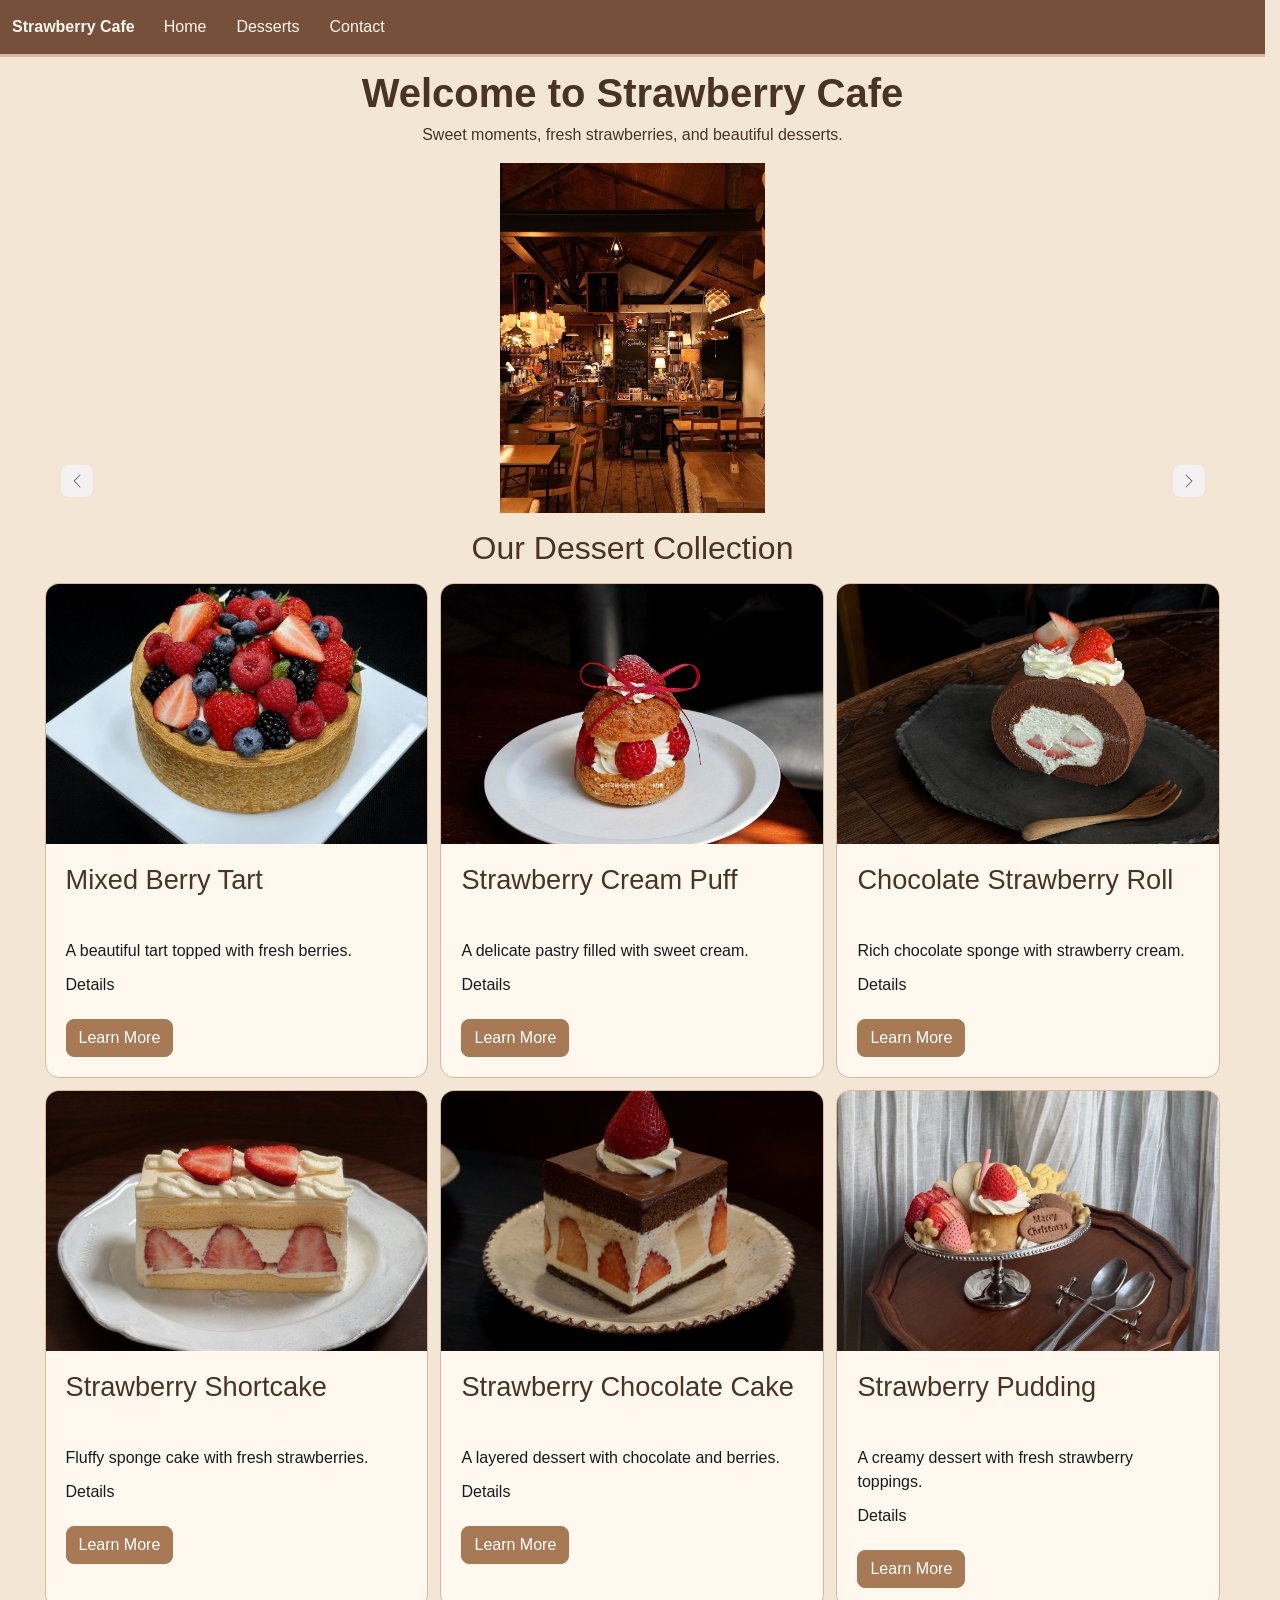
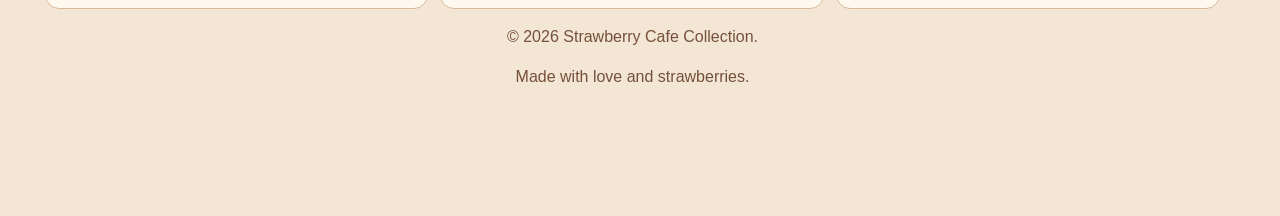
<file: index.html>
<!DOCTYPE html>
<html lang="en">
<head>
    <meta charset="UTF-8">
    <meta name="viewport" content="width=device-width, initial-scale=1.0">
    <title>Strawberry Cafe Collection | Home</title>
    <link rel="stylesheet" href="css/bootstrap.min.css">
    <link rel="stylesheet" href="css/style.css">
    <script type="module" src="js/bootstrap.bundle.min.js"></script>
</head>

<body>

<!-- Navigation -->
<nav class="navbar md:navbar-expand bg-1">
    <div class="container-fluid">
        <a class="navbar-brand fw-bold" href="index.html">
            Strawberry Cafe
        </a>

        <button class="btn-icon navbar-toggler" type="button"
                data-bs-toggle="drawer"
                data-bs-target="#navbarNav"
                aria-controls="navbarNav"
                aria-expanded="false"
                aria-label="Open navigation">
            <span class="navbar-toggler-icon"></span>
        </button>

        <dialog class="drawer drawer-end" id="navbarNav"
                aria-labelledby="navTitle">
            <div class="drawer-header">
                <h2 class="drawer-title" id="navTitle">Menu</h2>
                <button type="button" class="btn-close"
                        data-bs-dismiss="drawer"
                        aria-label="Close menu"></button>
            </div>
            <div class="drawer-body">
                <ul class="navbar-nav">
                    <li class="nav-item">
                        <a class="nav-link active"
                           aria-current="page"
                           href="index.html">Home</a>
                    </li>
                    <li class="nav-item">
                        <a class="nav-link"
                           href="#desserts">Desserts</a>
                    </li>
                    <li class="nav-item">
                        <a class="nav-link"
                           href="contact.html">Contact</a>
                    </li>
                </ul>
            </div>
        </dialog>
    </div>
</nav>

<main class="container mt-4">

    <h1 class="text-center fw-bold">
        Welcome to Strawberry Cafe
    </h1>
    <p class="text-center">
        Sweet moments, fresh strawberries, and beautiful desserts.
    </p>

    <!-- Carousel -->
    <div id="heroCarousel" class="carousel carousel-overlay">
        <div class="carousel-inner rounded-5">

            <div class="carousel-item active">
                <img src="images/banner1.jpg"
                     class="d-block w-100"
                     alt="Warm cafe interior with wooden furniture">
            </div>

            <div class="carousel-item">
                <img src="images/banner2.jpg"
                     class="d-block w-100"
                     alt="Display of strawberry cakes and pastries">
            </div>

            <div class="carousel-item">
                <img src="images/banner3.jpg"
                     class="d-block w-100"
                     alt="Strawberry dessert served with matcha">
            </div>

        </div>

        <div class="carousel-overlay-controls">
            <button class="btn-icon btn-sm btn-subtle theme-secondary"
                    type="button"
                    data-bs-target="#heroCarousel"
                    data-bs-slide="prev"
                    aria-label="Previous slide">
                <span class="carousel-icon-prev"
                      aria-hidden="true"></span>
            </button>

            <button class="btn-icon btn-sm btn-subtle theme-secondary"
                    type="button"
                    data-bs-target="#heroCarousel"
                    data-bs-slide="next"
                    aria-label="Next slide">
                <span class="carousel-icon-next"
                      aria-hidden="true"></span>
            </button>
        </div>
    </div>

    <!-- Dessert Gallery -->
    <section id="desserts" class="mt-5">
        <h2 class="text-center my-5">Our Dessert Collection</h2>

        <div class="row g-4">

            <!-- Card 1 -->
            <div class="col-12 md:col-6 lg:col-4">
                <div class="card h-100">
                    <img src="images/berries cake.jpg"
                         class="w-100"
                         alt="Fruit tart topped with fresh mixed berries">
                    <div class="card-body">
                        <h3 class="card-title">Mixed Berry Tart</h3>
                        <p>A beautiful tart topped with fresh berries.</p>
                        <details class="accordion-item">
                            <summary class="accordion-header">
                                Details
                            </summary>
                            <div class="accordion-body">
                                A golden pastry crust filled with cream
                                and topped with strawberries, blueberries,
                                and raspberries.
                            </div>
                        </details>
                        <button class="btn-solid theme-primary mt-4"
                                type="button"
                                data-bs-toggle="dialog"
                                data-bs-target="#dessertDialog1">
                            Learn More
                        </button>
                    </div>
                </div>
            </div>

            <!-- Card 2 -->
            <div class="col-12 md:col-6 lg:col-4">
                <div class="card h-100">
                    <img src="images/strawberry puff.jpg"
                         class="w-100"
                         alt="Strawberry cream puff on a white plate">
                    <div class="card-body">
                        <h3 class="card-title">Strawberry Cream Puff</h3>
                        <p>A delicate pastry filled with sweet cream.</p>
                        <details class="accordion-item">
                            <summary class="accordion-header">
                                Details
                            </summary>
                            <div class="accordion-body">
                                Light choux pastry filled with cream
                                and decorated with fresh strawberries.
                            </div>
                        </details>
                        <button class="btn-solid theme-primary mt-4"
                                type="button"
                                data-bs-toggle="dialog"
                                data-bs-target="#dessertDialog2">
                            Learn More
                        </button>
                    </div>
                </div>
            </div>

            <!-- Card 3 -->
            <div class="col-12 md:col-6 lg:col-4">
                <div class="card h-100">
                    <img src="images/strawberry chocolate cake roll.jpg"
                         class="w-100"
                         alt="Chocolate cake roll with strawberry cream">
                    <div class="card-body">
                        <h3 class="card-title">Chocolate Strawberry Roll</h3>
                        <p>Rich chocolate sponge with strawberry cream.</p>
                        <details class="accordion-item">
                            <summary class="accordion-header">
                                Details
                            </summary>
                            <div class="accordion-body">
                                Soft chocolate sponge cake rolled
                                around cream and strawberry filling.
                            </div>
                        </details>
                        <button class="btn-solid theme-primary mt-4"
                                type="button"
                                data-bs-toggle="dialog"
                                data-bs-target="#dessertDialog3">
                            Learn More
                        </button>
                    </div>
                </div>
            </div>

            <!-- Card 4 -->
            <div class="col-12 md:col-6 lg:col-4">
                <div class="card h-100">
                    <img src="images/strawberry short cake.jpg"
                         class="w-100"
                         alt="Slice of strawberry shortcake with cream">
                    <div class="card-body">
                        <h3 class="card-title">Strawberry Shortcake</h3>
                        <p>Fluffy sponge cake with fresh strawberries.</p>
                        <details class="accordion-item">
                            <summary class="accordion-header">
                                Details
                            </summary>
                            <div class="accordion-body">
                                Layers of vanilla sponge, whipped cream,
                                and fresh strawberry slices.
                            </div>
                        </details>
                        <button class="btn-solid theme-primary mt-4"
                                type="button"
                                data-bs-toggle="dialog"
                                data-bs-target="#dessertDialog4">
                            Learn More
                        </button>
                    </div>
                </div>
            </div>

            <!-- Card 5 -->
            <div class="col-12 md:col-6 lg:col-4">
                <div class="card h-100">
                    <img src="images/strawberry pudding chocolate cake.jpg"
                         class="w-100"
                         alt="Layered strawberry and chocolate cake">
                    <div class="card-body">
                        <h3 class="card-title">Strawberry Chocolate Cake</h3>
                        <p>A layered dessert with chocolate and berries.</p>
                        <details class="accordion-item">
                            <summary class="accordion-header">
                                Details
                            </summary>
                            <div class="accordion-body">
                                A sweet combination of chocolate,
                                strawberry filling, and soft cake layers.
                            </div>
                        </details>
                        <button class="btn-solid theme-primary mt-4"
                                type="button"
                                data-bs-toggle="dialog"
                                data-bs-target="#dessertDialog5">
                            Learn More
                        </button>
                    </div>
                </div>
            </div>

            <!-- Card 6 -->
            <div class="col-12 md:col-6 lg:col-4">
                <div class="card h-100">
                    <img src="images/strawberry pudding.jpg"
                         class="w-100"
                         alt="Strawberry pudding served on a wooden tray">
                    <div class="card-body">
                        <h3 class="card-title">Strawberry Pudding</h3>
                        <p>A creamy dessert with fresh strawberry toppings.</p>
                        <details class="accordion-item">
                            <summary class="accordion-header">
                                Details
                            </summary>
                            <div class="accordion-body">
                                Smooth pudding decorated with strawberries
                                and served as a light sweet treat.
                            </div>
                        </details>
                        <button class="btn-solid theme-primary mt-4"
                                type="button"
                                data-bs-toggle="dialog"
                                data-bs-target="#dessertDialog6">
                            Learn More
                        </button>
                    </div>
                </div>
            </div>

        </div>
    </section>
</main>

<!-- Six Dessert Dialogs -->

<dialog class="dialog" id="dessertDialog1"
        aria-labelledby="dialogTitle1">
    <div class="dialog-header">
        <h2 id="dialogTitle1">Mixed Berry Tart</h2>
        <button class="btn-close" type="button"
                data-bs-dismiss="dialog"
                aria-label="Close"></button>
    </div>
    <div class="dialog-body">
        Discover our colorful berry tart, a fresh and fruity treat.
    </div>
    <div class="dialog-footer">
        <button class="btn-solid theme-primary"
                data-bs-dismiss="dialog">Close</button>
    </div>
</dialog>

<dialog class="dialog" id="dessertDialog2"
        aria-labelledby="dialogTitle2">
    <div class="dialog-header">
        <h2 id="dialogTitle2">Strawberry Cream Puff</h2>
        <button class="btn-close" type="button"
                data-bs-dismiss="dialog"
                aria-label="Close"></button>
    </div>
    <div class="dialog-body">
        Enjoy a light pastry with a creamy strawberry filling.
    </div>
    <div class="dialog-footer">
        <button class="btn-solid theme-primary"
                data-bs-dismiss="dialog">Close</button>
    </div>
</dialog>

<dialog class="dialog" id="dessertDialog3"
        aria-labelledby="dialogTitle3">
    <div class="dialog-header">
        <h2 id="dialogTitle3">Chocolate Strawberry Roll</h2>
        <button class="btn-close" type="button"
                data-bs-dismiss="dialog"
                aria-label="Close"></button>
    </div>
    <div class="dialog-body">
        A soft chocolate roll with a sweet strawberry center.
    </div>
    <div class="dialog-footer">
        <button class="btn-solid theme-primary"
                data-bs-dismiss="dialog">Close</button>
    </div>
</dialog>

<dialog class="dialog" id="dessertDialog4"
        aria-labelledby="dialogTitle4">
    <div class="dialog-header">
        <h2 id="dialogTitle4">Strawberry Shortcake</h2>
        <button class="btn-close" type="button"
                data-bs-dismiss="dialog"
                aria-label="Close"></button>
    </div>
    <div class="dialog-body">
        Classic strawberry shortcake with soft sponge and cream.
    </div>
    <div class="dialog-footer">
        <button class="btn-solid theme-primary"
                data-bs-dismiss="dialog">Close</button>
    </div>
</dialog>

<dialog class="dialog" id="dessertDialog5"
        aria-labelledby="dialogTitle5">
    <div class="dialog-header">
        <h2 id="dialogTitle5">Strawberry Chocolate Cake</h2>
        <button class="btn-close" type="button"
                data-bs-dismiss="dialog"
                aria-label="Close"></button>
    </div>
    <div class="dialog-body">
        A rich layered cake combining chocolate and strawberries.
    </div>
    <div class="dialog-footer">
        <button class="btn-solid theme-primary"
                data-bs-dismiss="dialog">Close</button>
    </div>
</dialog>

<dialog class="dialog" id="dessertDialog6"
        aria-labelledby="dialogTitle6">
    <div class="dialog-header">
        <h2 id="dialogTitle6">Strawberry Pudding</h2>
        <button class="btn-close" type="button"
                data-bs-dismiss="dialog"
                aria-label="Close"></button>
    </div>
    <div class="dialog-body">
        A smooth and creamy pudding with fresh strawberries.
    </div>
    <div class="dialog-footer">
        <button class="btn-solid theme-primary"
                data-bs-dismiss="dialog">Close</button>
    </div>
</dialog>

<footer class="container text-center my-5">
    <p>© 2026 Strawberry Cafe Collection.</p>
    <p>Made with love and strawberries.</p>
</footer>

</body>
</html>
</file>
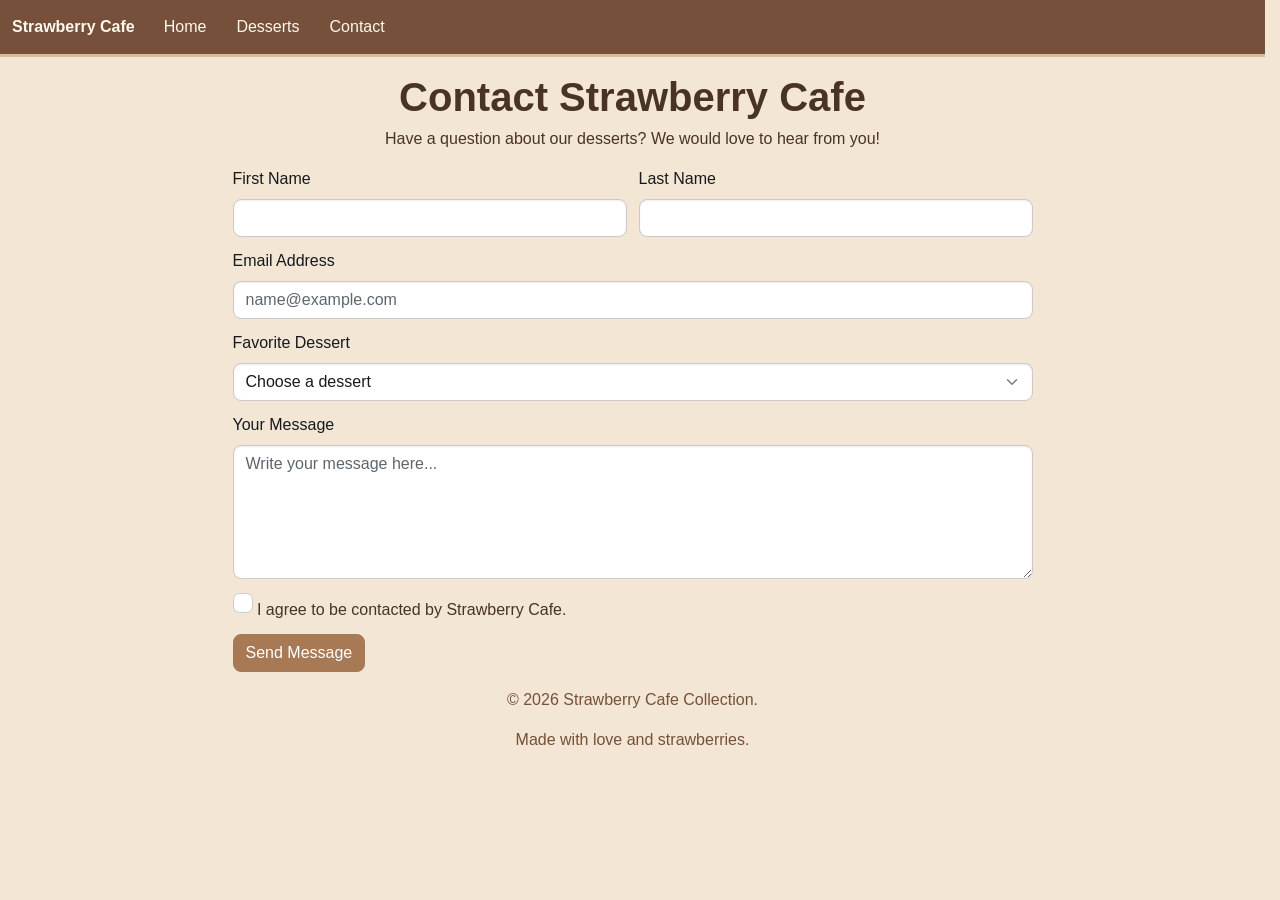
<file: contact.html>
<!DOCTYPE html>
<html lang="en">
<head>
    <meta charset="UTF-8">
    <meta name="viewport" content="width=device-width, initial-scale=1.0">
    <title>Strawberry Cafe | Contact</title>
    <link rel="stylesheet" href="css/bootstrap.min.css">
    <link rel="stylesheet" href="css/style.css">
    <script type="module" src="js/bootstrap.bundle.min.js"></script>
</head>

<body>

<nav class="navbar md:navbar-expand bg-1">
    <div class="container-fluid">
        <a class="navbar-brand fw-bold" href="index.html">
            Strawberry Cafe
        </a>

        <button class="btn-icon navbar-toggler" type="button"
                data-bs-toggle="drawer"
                data-bs-target="#navbarNav"
                aria-controls="navbarNav"
                aria-expanded="false"
                aria-label="Open navigation">
            <span class="navbar-toggler-icon"></span>
        </button>

        <dialog class="drawer drawer-end" id="navbarNav"
                aria-labelledby="navTitle">
            <div class="drawer-header">
                <h2 class="drawer-title" id="navTitle">Menu</h2>
                <button type="button" class="btn-close"
                        data-bs-dismiss="drawer"
                        aria-label="Close menu"></button>
            </div>
            <div class="drawer-body">
                <ul class="navbar-nav">
                    <li class="nav-item">
                        <a class="nav-link" href="index.html">Home</a>
                    </li>
                    <li class="nav-item">
                        <a class="nav-link" href="index.html#desserts">
                            Desserts
                        </a>
                    </li>
                    <li class="nav-item">
                        <a class="nav-link active"
                           aria-current="page"
                           href="contact.html">Contact</a>
                    </li>
                </ul>
            </div>
        </dialog>
    </div>
</nav>

<main class="container mt-5">
    <h1 class="text-center fw-bold">Contact Strawberry Cafe</h1>
    <p class="text-center">
        Have a question about our desserts? We would love to hear from you!
    </p>

    <form class="mx-auto mt-5" style="max-width: 800px">
        <div class="row g-4">

            <div class="col-12 md:col-6">
                <label for="firstName" class="form-label">First Name</label>
                <input type="text" class="form-control"
                       id="firstName" name="firstName" required>
            </div>

            <div class="col-12 md:col-6">
                <label for="lastName" class="form-label">Last Name</label>
                <input type="text" class="form-control"
                       id="lastName" name="lastName" required>
            </div>

            <div class="col-12">
                <label for="email" class="form-label">Email Address</label>
                <input type="email" class="form-control"
                       id="email" name="email"
                       placeholder="name@example.com" required>
            </div>

            <div class="col-12">
                <label for="dessert" class="form-label">Favorite Dessert</label>
                <select class="form-control" id="dessert" name="dessert">
                    <option value="">Choose a dessert</option>
                    <option>Mixed Berry Tart</option>
                    <option>Strawberry Cream Puff</option>
                    <option>Chocolate Strawberry Roll</option>
                    <option>Strawberry Shortcake</option>
                    <option>Strawberry Chocolate Cake</option>
                    <option>Strawberry Pudding</option>
                </select>
            </div>

            <div class="col-12">
                <label for="message" class="form-label">Your Message</label>
                <textarea class="form-control" id="message"
                          name="message" rows="5"
                          placeholder="Write your message here..."
                          required></textarea>
            </div>

            <div class="col-12">
                <input type="checkbox" class="check"
                       id="consent" name="consent" required>
                <label for="consent">
                    I agree to be contacted by Strawberry Cafe.
                </label>
            </div>

        </div>

        <button type="submit" class="btn-solid theme-primary mt-4">
            Send Message
        </button>
    </form>
</main>

<footer class="container text-center my-5">
    <p>© 2026 Strawberry Cafe Collection.</p>
    <p>Made with love and strawberries.</p>
</footer>

</body>
</html>
</file>
<file: css/style.css>
body {
    background-color: #F3E6D5;
    color: #493226;
}
.navbar {
    background-color: #76503B;
    border-bottom: 3px solid #D9B99B;
}
.navbar .navbar-brand, .navbar .nav-link { color: #FFF8EE; }
.navbar .nav-link:hover { color: #F2C9A0; }
h1, h2, h3 { color: #493226; }
.carousel-item img {
    height: 350px;
    object-fit: contain;
}
.card {
    background-color: #FFF8EE;
    border: 1px solid #D9B99B;
    border-radius: 14px;
    overflow: hidden;
    height: 100%;
}
.card img { height: 260px; object-fit: cover; }
.card-title { min-height: 65px; }
.card-text { min-height: 75px; }
.btn-solid.theme-primary { background-color: #A87955; border-color: #A87955; color: white; }
footer { color: #76503B; }
</file>
